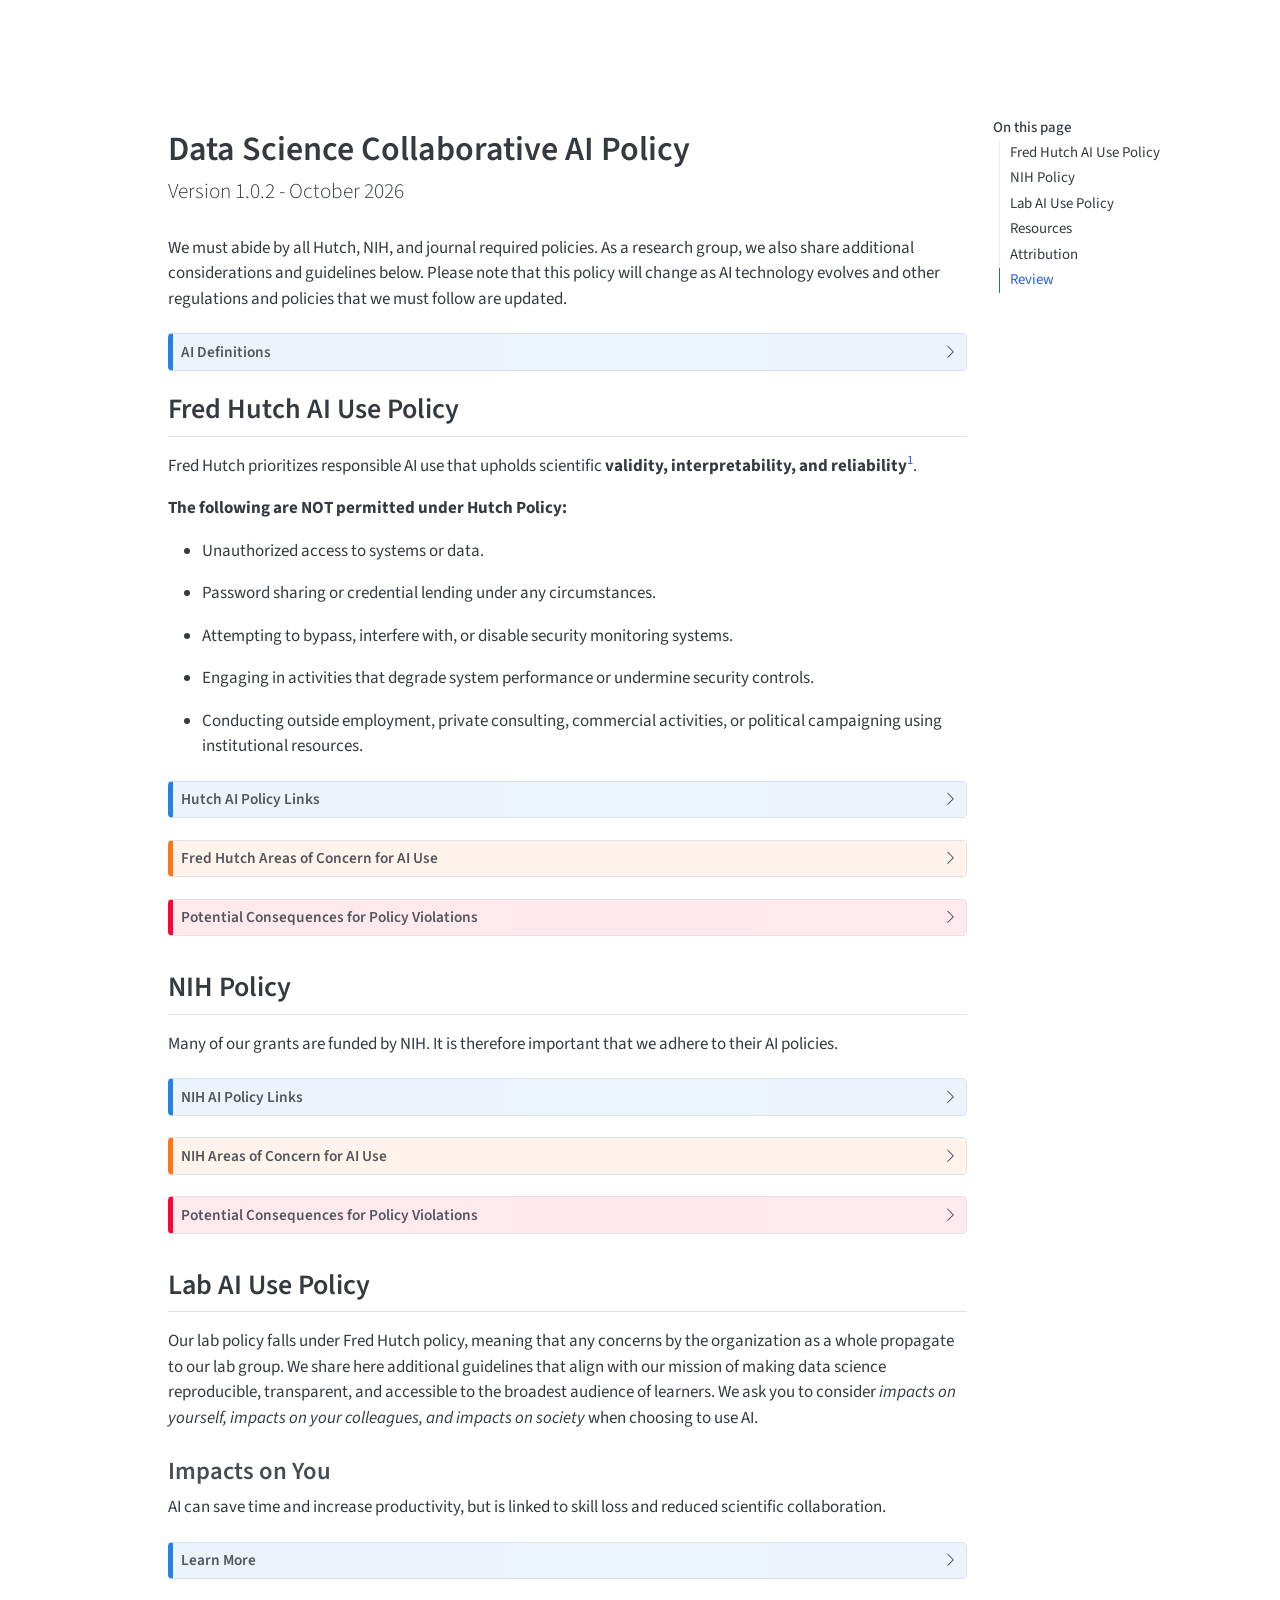
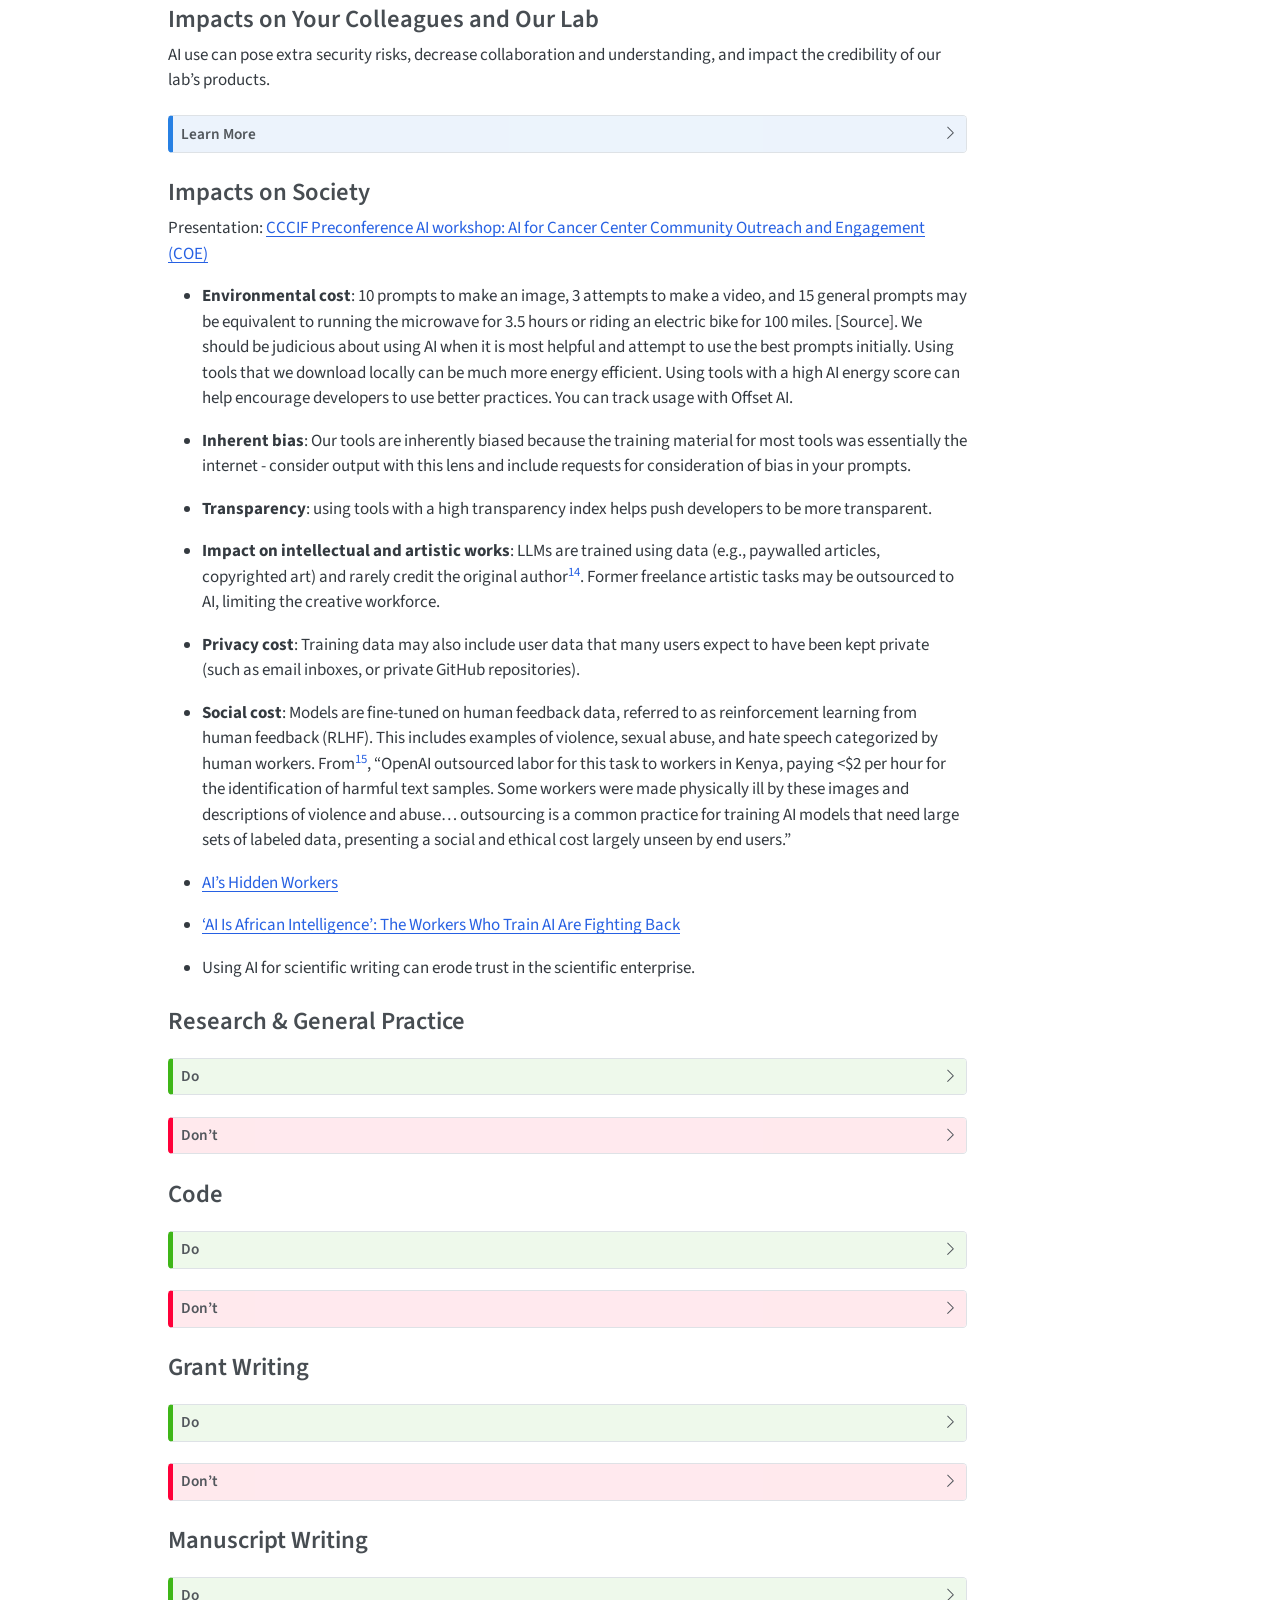
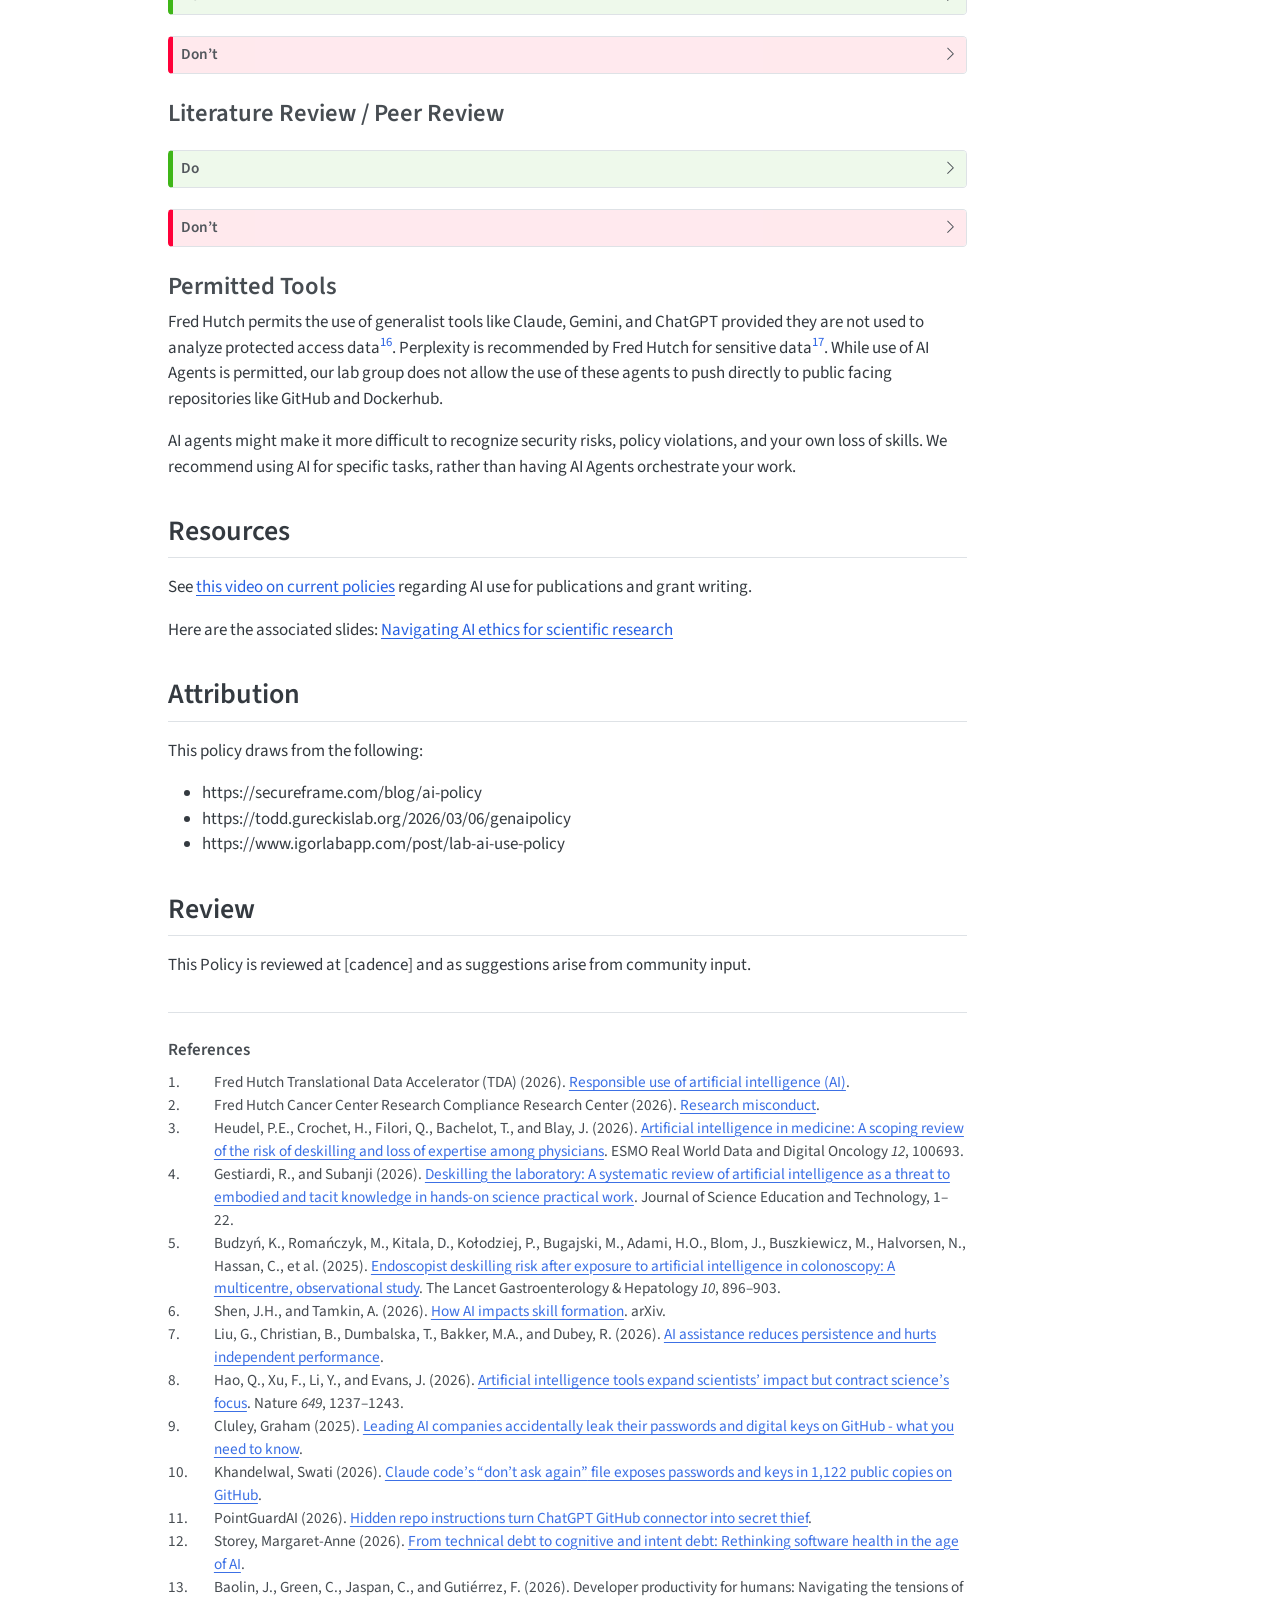
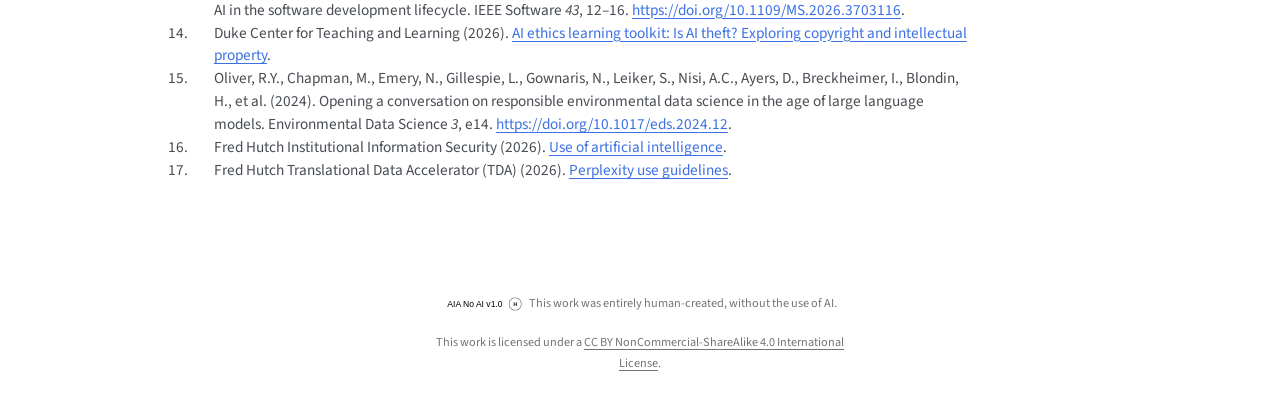
<file: docs/index.html>
<!DOCTYPE html>
<html xmlns="http://www.w3.org/1999/xhtml" lang="en" xml:lang="en"><head>

<meta charset="utf-8">
<meta name="generator" content="quarto-1.8.26">

<meta name="viewport" content="width=device-width, initial-scale=1.0, user-scalable=yes">


<title>Data Science Collaborative AI Policy – AI Policy</title>
<style>
code{white-space: pre-wrap;}
span.smallcaps{font-variant: small-caps;}
div.columns{display: flex; gap: min(4vw, 1.5em);}
div.column{flex: auto; overflow-x: auto;}
div.hanging-indent{margin-left: 1.5em; text-indent: -1.5em;}
ul.task-list{list-style: none;}
ul.task-list li input[type="checkbox"] {
  width: 0.8em;
  margin: 0 0.8em 0.2em -1em; /* quarto-specific, see https://github.com/quarto-dev/quarto-cli/issues/4556 */ 
  vertical-align: middle;
}
/* CSS for citations */
div.csl-bib-body { }
div.csl-entry {
  clear: both;
}
.hanging-indent div.csl-entry {
  margin-left:2em;
  text-indent:-2em;
}
div.csl-left-margin {
  min-width:2em;
  float:left;
}
div.csl-right-inline {
  margin-left:2em;
  padding-left:1em;
}
div.csl-indent {
  margin-left: 2em;
}</style>


<script src="site_libs/quarto-nav/quarto-nav.js"></script>
<script src="site_libs/clipboard/clipboard.min.js"></script>
<script src="site_libs/quarto-search/autocomplete.umd.js"></script>
<script src="site_libs/quarto-search/fuse.min.js"></script>
<script src="site_libs/quarto-search/quarto-search.js"></script>
<meta name="quarto:offset" content="./">
<script src="site_libs/quarto-html/quarto.js" type="module"></script>
<script src="site_libs/quarto-html/tabsets/tabsets.js" type="module"></script>
<script src="site_libs/quarto-html/axe/axe-check.js" type="module"></script>
<script src="site_libs/quarto-html/popper.min.js"></script>
<script src="site_libs/quarto-html/tippy.umd.min.js"></script>
<script src="site_libs/quarto-html/anchor.min.js"></script>
<link href="site_libs/quarto-html/tippy.css" rel="stylesheet">
<link href="site_libs/quarto-html/quarto-syntax-highlighting-587c61ba64f3a5504c4d52d930310e48.css" rel="stylesheet" id="quarto-text-highlighting-styles">
<script src="site_libs/bootstrap/bootstrap.min.js"></script>
<link href="site_libs/bootstrap/bootstrap-icons.css" rel="stylesheet">
<link href="site_libs/bootstrap/bootstrap-bdc7b4e2fc7211f1a741da1bce43ef59.min.css" rel="stylesheet" append-hash="true" id="quarto-bootstrap" data-mode="light">
<script id="quarto-search-options" type="application/json">{
  "location": "sidebar",
  "copy-button": false,
  "collapse-after": 3,
  "panel-placement": "start",
  "type": "textbox",
  "limit": 50,
  "keyboard-shortcut": [
    "f",
    "/",
    "s"
  ],
  "show-item-context": false,
  "language": {
    "search-no-results-text": "No results",
    "search-matching-documents-text": "matching documents",
    "search-copy-link-title": "Copy link to search",
    "search-hide-matches-text": "Hide additional matches",
    "search-more-match-text": "more match in this document",
    "search-more-matches-text": "more matches in this document",
    "search-clear-button-title": "Clear",
    "search-text-placeholder": "",
    "search-detached-cancel-button-title": "Cancel",
    "search-submit-button-title": "Submit",
    "search-label": "Search"
  }
}</script>


<link rel="stylesheet" href="assets/style_config_default.css">
<link rel="stylesheet" href="assets/style.css">
</head>

<body class="quarto-light">

<div id="quarto-search-results"></div>
<!-- content -->
<div id="quarto-content" class="quarto-container page-columns page-rows-contents page-layout-article">
<!-- sidebar -->
<!-- margin-sidebar -->
    <div id="quarto-margin-sidebar" class="sidebar margin-sidebar">
        <nav id="TOC" role="doc-toc" class="toc-active">
    <h2 id="toc-title">On this page</h2>
   
  <ul>
  <li><a href="#fred-hutch-ai-use-policy" id="toc-fred-hutch-ai-use-policy" class="nav-link active" data-scroll-target="#fred-hutch-ai-use-policy">Fred Hutch AI Use Policy</a></li>
  <li><a href="#nih-policy" id="toc-nih-policy" class="nav-link" data-scroll-target="#nih-policy">NIH Policy</a></li>
  <li><a href="#lab-ai-use-policy" id="toc-lab-ai-use-policy" class="nav-link" data-scroll-target="#lab-ai-use-policy">Lab AI Use Policy</a>
  <ul class="collapse">
  <li><a href="#impacts-on-you" id="toc-impacts-on-you" class="nav-link" data-scroll-target="#impacts-on-you">Impacts on You</a></li>
  <li><a href="#impacts-on-your-colleagues-and-our-lab" id="toc-impacts-on-your-colleagues-and-our-lab" class="nav-link" data-scroll-target="#impacts-on-your-colleagues-and-our-lab">Impacts on Your Colleagues and Our Lab</a></li>
  <li><a href="#impacts-on-society" id="toc-impacts-on-society" class="nav-link" data-scroll-target="#impacts-on-society">Impacts on Society</a></li>
  <li><a href="#research-general-practice" id="toc-research-general-practice" class="nav-link" data-scroll-target="#research-general-practice">Research &amp; General Practice</a></li>
  <li><a href="#code" id="toc-code" class="nav-link" data-scroll-target="#code">Code</a></li>
  <li><a href="#grant-writing" id="toc-grant-writing" class="nav-link" data-scroll-target="#grant-writing">Grant Writing</a></li>
  <li><a href="#manuscript-writing" id="toc-manuscript-writing" class="nav-link" data-scroll-target="#manuscript-writing">Manuscript Writing</a></li>
  <li><a href="#literature-review-peer-review" id="toc-literature-review-peer-review" class="nav-link" data-scroll-target="#literature-review-peer-review">Literature Review / Peer Review</a></li>
  <li><a href="#permitted-tools" id="toc-permitted-tools" class="nav-link" data-scroll-target="#permitted-tools">Permitted Tools</a></li>
  </ul></li>
  <li><a href="#resources" id="toc-resources" class="nav-link" data-scroll-target="#resources">Resources</a></li>
  <li><a href="#attribution" id="toc-attribution" class="nav-link" data-scroll-target="#attribution">Attribution</a></li>
  <li><a href="#review" id="toc-review" class="nav-link" data-scroll-target="#review">Review</a></li>
  </ul>
</nav>
    </div>
<!-- main -->
<main class="content" id="quarto-document-content">

<header id="title-block-header" class="quarto-title-block default">
<div class="quarto-title">
<h1 class="title">Data Science Collaborative AI Policy</h1>
<p class="subtitle lead">Version 1.0.2 - October 2026</p>
</div>



<div class="quarto-title-meta">

    
  
    
  </div>
  


</header>


<p>We must abide by all Hutch, NIH, and journal required policies. As a research group, we also share additional considerations and guidelines below. Please note that this policy will change as AI technology evolves and other regulations and policies that we must follow are updated.</p>
<div class="callout callout-style-default callout-note no-icon callout-titled">
<div class="callout-header d-flex align-content-center collapsed" data-bs-toggle="collapse" data-bs-target=".callout-1-contents" aria-controls="callout-1" aria-expanded="false" aria-label="Toggle callout">
<div class="callout-icon-container">
<i class="callout-icon no-icon"></i>
</div>
<div class="callout-title-container flex-fill">
<span class="screen-reader-only">Note</span>AI Definitions
</div>
<div class="callout-btn-toggle d-inline-block border-0 py-1 ps-1 pe-0 float-end"><i class="callout-toggle"></i></div>
</div>
<div id="callout-1" class="callout-1-contents callout-collapse collapse">
<div class="callout-body-container callout-body">
<p>From <a href="https://fredhutch-fhccinstitutional.policystat.com/policy/21605638/latest/#autoid-y47am">Fred Hutch Information Security</a>:</p>
<p><strong>Artificial Intelligence (AI)</strong>: a machine-based system that can, for a given set of human-defined objectives, generate content, make predictions, recommendations, or decisions influencing real or virtual environments. AI systems use machine- and human-based inputs to perceive real and virtual environments; abstract such perceptions into models through analysis in an automated manner; and use model inference to formulate options for information or action (15 U.S.C. 9401(3)).</p>
<p><strong>AI Agent</strong>: A type of artificial intelligence that uses autonomous technology to perceive reason, and act toward defined objectives with limited or in some cases no human input, including executing multi-step tasks or workflows.</p>
<p><strong>AI System</strong>: any data system, software, hardware, application, tool, or utility that operates in whole or in part using AI.</p>
</div>
</div>
</div>
<!-- ############################# -->
<section id="fred-hutch-ai-use-policy" class="level2">
<h2 class="anchored" data-anchor-id="fred-hutch-ai-use-policy">Fred Hutch AI Use Policy</h2>
<p>Fred Hutch prioritizes responsible AI use that upholds scientific <strong>validity, interpretability, and reliability</strong><span class="citation" data-cites="fh_responsible_use"><sup><a href="#ref-fh_responsible_use" role="doc-biblioref">1</a></sup></span>.</p>
<p><strong>The following are NOT permitted under Hutch Policy:</strong></p>
<ul>
<li><p>Unauthorized access to systems or data.</p></li>
<li><p>Password sharing or credential lending under any circumstances.</p></li>
<li><p>Attempting to bypass, interfere with, or disable security monitoring systems.</p></li>
<li><p>Engaging in activities that degrade system performance or undermine security controls.</p></li>
<li><p>Conducting outside employment, private consulting, commercial activities, or political campaigning using institutional resources.</p></li>
</ul>
<div class="callout callout-style-default callout-note no-icon callout-titled">
<div class="callout-header d-flex align-content-center collapsed" data-bs-toggle="collapse" data-bs-target=".callout-2-contents" aria-controls="callout-2" aria-expanded="false" aria-label="Toggle callout">
<div class="callout-icon-container">
<i class="callout-icon no-icon"></i>
</div>
<div class="callout-title-container flex-fill">
<span class="screen-reader-only">Note</span>Hutch AI Policy Links
</div>
<div class="callout-btn-toggle d-inline-block border-0 py-1 ps-1 pe-0 float-end"><i class="callout-toggle"></i></div>
</div>
<div id="callout-2" class="callout-2-contents callout-collapse collapse">
<div class="callout-body-container callout-body">
<ul>
<li><p><a href="https://fredhutch-fhccinstitutional.policystat.com/policy/21605638/latest/">Use of Artificial Intelligence</a></p></li>
<li><p><a href="https://centernet.fredhutch.org/u/tda/ai.html">Responsible Use of Artificial Intelligence (AI)</a></p></li>
<li><p><a href="https://sciwiki.fredhutch.org/datascience/ai_coding">Using AI in Biomedical Research</a></p></li>
</ul>
</div>
</div>
</div>
<div class="callout callout-style-default callout-warning no-icon callout-titled">
<div class="callout-header d-flex align-content-center collapsed" data-bs-toggle="collapse" data-bs-target=".callout-3-contents" aria-controls="callout-3" aria-expanded="false" aria-label="Toggle callout">
<div class="callout-icon-container">
<i class="callout-icon no-icon"></i>
</div>
<div class="callout-title-container flex-fill">
<span class="screen-reader-only">Warning</span>Fred Hutch Areas of Concern for AI Use
</div>
<div class="callout-btn-toggle d-inline-block border-0 py-1 ps-1 pe-0 float-end"><i class="callout-toggle"></i></div>
</div>
<div id="callout-3" class="callout-3-contents callout-collapse collapse">
<div class="callout-body-container callout-body">
<p>To protect sensitive data and uphold ethical standards, certain practices are restricted:</p>
<ul>
<li><p><strong>No Sensitive Data in AI Systems</strong>: Never input internal, protected or restricted Use data into consumer generative AI systems (e.g., ChatGPT) unless you’ve completed an AI Risk Review (AIR) and use has been deemed Low Risk. This includes patient data shared with UW Medicine.</p></li>
<li><p><strong>Don’t Automate Human Judgment</strong>: Avoid using AI to replace human decision-making or analysis workflows.</p></li>
<li><p><strong>Protect your Inventions</strong>: In addition to posing a potential public disclosure risk to Fred Hutch inventions, AI use in the development of new inventions may complicate matters involving inventorship and IP ownership.</p></li>
<li><p><strong>No Clinical Use Without Review</strong>: No actions should ever be taken related to clinical care decisions based on the output of an unvalidated AI system.</p></li>
<li><p><strong>Validate Everything</strong>: Don’t rely on AI outputs without checking them through independent methods appropriate to your work.</p></li>
<li><p><strong>Respect Licensing</strong>: Make sure you understand and follow the terms of use for any AI system.</p></li>
</ul>
</div>
</div>
</div>
<div class="callout callout-style-default callout-important no-icon callout-titled">
<div class="callout-header d-flex align-content-center collapsed" data-bs-toggle="collapse" data-bs-target=".callout-4-contents" aria-controls="callout-4" aria-expanded="false" aria-label="Toggle callout">
<div class="callout-icon-container">
<i class="callout-icon no-icon"></i>
</div>
<div class="callout-title-container flex-fill">
<span class="screen-reader-only">Important</span>Potential Consequences for Policy Violations
</div>
<div class="callout-btn-toggle d-inline-block border-0 py-1 ps-1 pe-0 float-end"><i class="callout-toggle"></i></div>
</div>
<div id="callout-4" class="callout-4-contents callout-collapse collapse">
<div class="callout-body-container callout-body">
<ul>
<li><p>Inquiry and investigation from the Fred Hutch Research Integrity Officer (RIO)</p></li>
<li><p>Actions including, but not limited to, a temporary suspension of research, additional monitoring of the research process and the handling of federal funds and equipment, reassignment of personnel or of the responsibility for the handling of federal funds and equipment, additional review of research data and results, delaying publication, or informing the research community or the public<span class="citation" data-cites="fh_rsch_misconduct"><sup><a href="#ref-fh_rsch_misconduct" role="doc-biblioref">2</a></sup></span>.</p></li>
<li><p>Termination</p></li>
</ul>
</div>
</div>
</div>
<!-- ############################# -->
</section>
<section id="nih-policy" class="level2">
<h2 class="anchored" data-anchor-id="nih-policy">NIH Policy</h2>
<p>Many of our grants are funded by NIH. It is therefore important that we adhere to their AI policies.</p>
<div class="callout callout-style-default callout-note no-icon callout-titled">
<div class="callout-header d-flex align-content-center collapsed" data-bs-toggle="collapse" data-bs-target=".callout-5-contents" aria-controls="callout-5" aria-expanded="false" aria-label="Toggle callout">
<div class="callout-icon-container">
<i class="callout-icon no-icon"></i>
</div>
<div class="callout-title-container flex-fill">
<span class="screen-reader-only">Note</span>NIH AI Policy Links
</div>
<div class="callout-btn-toggle d-inline-block border-0 py-1 ps-1 pe-0 float-end"><i class="callout-toggle"></i></div>
</div>
<div id="callout-5" class="callout-5-contents callout-collapse collapse">
<div class="callout-body-container callout-body">
<ul>
<li><a href="https://grants.nih.gov/grants/guide/notice-files/NOT-OD-25-132.html">Supporting Fairness and Originality in NIH Research Applications</a></li>
</ul>
</div>
</div>
</div>
<div class="callout callout-style-default callout-warning no-icon callout-titled">
<div class="callout-header d-flex align-content-center collapsed" data-bs-toggle="collapse" data-bs-target=".callout-6-contents" aria-controls="callout-6" aria-expanded="false" aria-label="Toggle callout">
<div class="callout-icon-container">
<i class="callout-icon no-icon"></i>
</div>
<div class="callout-title-container flex-fill">
<span class="screen-reader-only">Warning</span>NIH Areas of Concern for AI Use
</div>
<div class="callout-btn-toggle d-inline-block border-0 py-1 ps-1 pe-0 float-end"><i class="callout-toggle"></i></div>
</div>
<div id="callout-6" class="callout-6-contents callout-collapse collapse">
<div class="callout-body-container callout-body">
<p>NIH will not consider applications to be original ideas of the applicant that are either:</p>
<ul>
<li><p>Substantially developed by AI</p></li>
<li><p>Contain sections substantially developed by AI</p></li>
</ul>
</div>
</div>
</div>
<div class="callout callout-style-default callout-important no-icon callout-titled">
<div class="callout-header d-flex align-content-center collapsed" data-bs-toggle="collapse" data-bs-target=".callout-7-contents" aria-controls="callout-7" aria-expanded="false" aria-label="Toggle callout">
<div class="callout-icon-container">
<i class="callout-icon no-icon"></i>
</div>
<div class="callout-title-container flex-fill">
<span class="screen-reader-only">Important</span>Potential Consequences for Policy Violations
</div>
<div class="callout-btn-toggle d-inline-block border-0 py-1 ps-1 pe-0 float-end"><i class="callout-toggle"></i></div>
</div>
<div id="callout-7" class="callout-7-contents callout-collapse collapse">
<div class="callout-body-container callout-body">
<p>If the detection of AI is identified post award, NIH may refer the matter to the Office of Research Integrity to determine whether there is research misconduct while simultaneously taking <a href="https://www.ecfr.gov/current/title-2/subtitle-A/chapter-II/part-200/subpart-D/subject-group-ECFR86b76dde0e1e9dc/section-200.339">enforcement actions</a> including but not limited to:</p>
<ul>
<li><p>Disallowing costs</p></li>
<li><p>Withholding future awards</p></li>
<li><p>Wholly or in part suspending the grant</p></li>
<li><p>Possible termination</p></li>
</ul>
</div>
</div>
</div>
<!-- ############################# -->
</section>
<section id="lab-ai-use-policy" class="level2">
<h2 class="anchored" data-anchor-id="lab-ai-use-policy">Lab AI Use Policy</h2>
<p>Our lab policy falls under Fred Hutch policy, meaning that any concerns by the organization as a whole propagate to our lab group. We share here additional guidelines that align with our mission of making data science reproducible, transparent, and accessible to the broadest audience of learners. We ask you to consider <em>impacts on yourself, impacts on your colleagues, and impacts on society</em> when choosing to use AI.</p>
<section id="impacts-on-you" class="level3">
<h3 class="anchored" data-anchor-id="impacts-on-you">Impacts on You</h3>
<p>AI can save time and increase productivity, but is linked to skill loss and reduced scientific collaboration.</p>
<div class="callout callout-style-default callout-note no-icon callout-titled">
<div class="callout-header d-flex align-content-center collapsed" data-bs-toggle="collapse" data-bs-target=".callout-8-contents" aria-controls="callout-8" aria-expanded="false" aria-label="Toggle callout">
<div class="callout-icon-container">
<i class="callout-icon no-icon"></i>
</div>
<div class="callout-title-container flex-fill">
<span class="screen-reader-only">Note</span>Learn More
</div>
<div class="callout-btn-toggle d-inline-block border-0 py-1 ps-1 pe-0 float-end"><i class="callout-toggle"></i></div>
</div>
<div id="callout-8" class="callout-8-contents callout-collapse collapse">
<div class="callout-body-container callout-body">
<ul>
<li><p>Using AI can save time, but is linked to loss of skills<span class="citation" data-cites="heudel2026 gestiardi2026 budzyn2025 shen2026 liu2026"><sup><a href="#ref-heudel2026" role="doc-biblioref">3</a>–<a href="#ref-liu2026" role="doc-biblioref">7</a></sup></span>. Consider that some skills, such as problem solving and critical thinking, are poorly defined and may atrophy without you realizing it. You may not know which skills will be important to you in the future.</p></li>
<li><p>Using AI may lead to greater numbers of publications, however research shows that this may be shrinking the scope of research topics as well as interdisciplinary collaboration by up to 22%<span class="citation" data-cites="hao2026"><sup><a href="#ref-hao2026" role="doc-biblioref">8</a></sup></span>.</p></li>
<li><p>Using AI might limit the opportunity for hands-on learning between you and your mentors/mentees.</p></li>
<li><p>You lose ownership over ideas that are submitted in text form to online chat platforms.</p></li>
</ul>
</div>
</div>
</div>
</section>
<section id="impacts-on-your-colleagues-and-our-lab" class="level3">
<h3 class="anchored" data-anchor-id="impacts-on-your-colleagues-and-our-lab">Impacts on Your Colleagues and Our Lab</h3>
<p>AI use can pose extra security risks, decrease collaboration and understanding, and impact the credibility of our lab’s products.</p>
<div class="callout callout-style-default callout-note no-icon callout-titled">
<div class="callout-header d-flex align-content-center collapsed" data-bs-toggle="collapse" data-bs-target=".callout-9-contents" aria-controls="callout-9" aria-expanded="false" aria-label="Toggle callout">
<div class="callout-icon-container">
<i class="callout-icon no-icon"></i>
</div>
<div class="callout-title-container flex-fill">
<span class="screen-reader-only">Note</span>Learn More
</div>
<div class="callout-btn-toggle d-inline-block border-0 py-1 ps-1 pe-0 float-end"><i class="callout-toggle"></i></div>
</div>
<div id="callout-9" class="callout-9-contents callout-collapse collapse">
<div class="callout-body-container callout-body">
<ul>
<li><p>AI tools pose extra security risks, particularly if given access to passwords and other credentials<span class="citation" data-cites="cluley2025 Khandelwal2026 pointguardai2026"><sup><a href="#ref-cluley2025" role="doc-biblioref">9</a>–<a href="#ref-pointguardai2026" role="doc-biblioref">11</a></sup></span>. Much of our work is hosted on GitHub; granting AI access to your GitHub account could put our work at risk.</p></li>
<li><p>Using AI can inhibit and/or collaboration through resource debt. From Storey 2026, <em>“Technical debt refers to problems in the code layer; cognitive debt refers to erosion of shared understanding across a team over time; and intent debt refers to a lack of externalized goals, constraints, and rationale that both humans and AI systems need to work safely and efficiently with the codebase.”</em><span class="citation" data-cites="storey2026"><sup><a href="#ref-storey2026" role="doc-biblioref">12</a></sup></span>. This could include introducing bugs, obscuring decision making, removing context, and creating more work for your colleagues<span class="citation" data-cites="Baolin2026 storey2026"><sup><a href="#ref-storey2026" role="doc-biblioref">12</a>,<a href="#ref-Baolin2026" role="doc-biblioref">13</a></sup></span>. For example, a verbose pull request can add unnecessary code and create extra work for the reviewer.</p></li>
<li><p>Use of AI can slow our progress and capacity for collaboration by:</p>
<ul>
<li><p>Creating a lack of awareness for the source of our information</p></li>
<li><p>Obscuring how decisions were made</p></li>
<li><p>Can increase tech debt in terms of understanding how our tools work</p></li>
</ul></li>
<li><p>Our group relies on credibility to create trusted resources:</p>
<ul>
<li><p>We must be good examples of the practices we preach</p></li>
<li><p>We must always be transparent about AI usage</p></li>
<li><p>The public tends to appreciate and trust human-driven authentic work over AI-derived work, therefore our work should be more human-driven especially when it comes to writing guidance about best practices for research</p></li>
<li><p>We must check everything that we create with AI to ensure that it is correct and up-to-date with best practices</p></li>
</ul></li>
<li><p>Submitting your colleagues’ ideas to AI databases without their permission could be considered intellectual theft. Always check with them first.</p></li>
</ul>
</div>
</div>
</div>
</section>
<section id="impacts-on-society" class="level3">
<h3 class="anchored" data-anchor-id="impacts-on-society">Impacts on Society</h3>
<p>Presentation: <a href="https://docs.google.com/presentation/d/1SSAsaE_R_SJqafv3GZYfQDh40idFBVF4uCoBOgGnBtQ/edit?usp=sharing">CCCIF Preconference AI workshop: AI for Cancer Center Community Outreach and Engagement (COE)</a></p>
<ul>
<li><p><strong>Environmental cost</strong>: 10 prompts to make an image, 3 attempts to make a video, and 15 general prompts may be equivalent to running the microwave for 3.5 hours or riding an electric bike for 100 miles. [Source]. We should be judicious about using AI when it is most helpful and attempt to use the best prompts initially. Using tools that we download locally can be much more energy efficient. Using tools with a high AI energy score can help encourage developers to use better practices. You can track usage with Offset AI.</p></li>
<li><p><strong>Inherent bias</strong>: Our tools are inherently biased because the training material for most tools was essentially the internet - consider output with this lens and include requests for consideration of bias in your prompts.</p></li>
<li><p><strong>Transparency</strong>: using tools with a high transparency index helps push developers to be more transparent.</p></li>
<li><p><strong>Impact on intellectual and artistic works</strong>: LLMs are trained using data (e.g., paywalled articles, copyrighted art) and rarely credit the original author<span class="citation" data-cites="is_ai_theft"><sup><a href="#ref-is_ai_theft" role="doc-biblioref">14</a></sup></span>. Former freelance artistic tasks may be outsourced to AI, limiting the creative workforce.</p></li>
<li><p><strong>Privacy cost</strong>: Training data may also include user data that many users expect to have been kept private (such as email inboxes, or private GitHub repositories).</p></li>
<li><p><strong>Social cost</strong>: Models are fine-tuned on human feedback data, referred to as reinforcement learning from human feedback (RLHF). This includes examples of violence, sexual abuse, and hate speech categorized by human workers. From<span class="citation" data-cites="Oliver2024"><sup><a href="#ref-Oliver2024" role="doc-biblioref">15</a></sup></span>, “OpenAI outsourced labor for this task to workers in Kenya, paying &lt;$2 per hour for the identification of harmful text samples. Some workers were made physically ill by these images and descriptions of violence and abuse… outsourcing is a common practice for training AI models that need large sets of labeled data, presenting a social and ethical cost largely unseen by end users.”</p></li>
<li><p><a href="https://papers.ssrn.com/sol3/papers.cfm?abstract_id=6443000">AI’s Hidden Workers</a></p></li>
<li><p><a href="https://www.404media.co/ai-is-african-intelligence-the-workers-who-train-ai-are-fighting-back/">‘AI Is African Intelligence’: The Workers Who Train AI Are Fighting Back</a></p></li>
<li><p>Using AI for scientific writing can erode trust in the scientific enterprise.</p></li>
</ul>
</section>
<section id="research-general-practice" class="level3">
<h3 class="anchored" data-anchor-id="research-general-practice">Research &amp; General Practice</h3>
<div class="callout callout-style-default callout-tip no-icon callout-titled">
<div class="callout-header d-flex align-content-center collapsed" data-bs-toggle="collapse" data-bs-target=".callout-10-contents" aria-controls="callout-10" aria-expanded="false" aria-label="Toggle callout">
<div class="callout-icon-container">
<i class="callout-icon no-icon"></i>
</div>
<div class="callout-title-container flex-fill">
<span class="screen-reader-only">Tip</span>Do
</div>
<div class="callout-btn-toggle d-inline-block border-0 py-1 ps-1 pe-0 float-end"><i class="callout-toggle"></i></div>
</div>
<div id="callout-10" class="callout-10-contents callout-collapse collapse">
<div class="callout-body-container callout-body">
<p>✅ Track when you use AI and what you use it for (including the tool and version), as we will need to acknowledge that. See <a href="https://aiattribution.github.io/">this attribution toolkit</a> for how to acknowledge usage. This includes usage for writing code, editing writing, or anything that might impact the reproduction or integrity of your research.</p>
<p>✅ Always check any citations, code, and/or text output by AI.</p>
<p>✅ Always rerun code outside of any AI tools to ensure that it is reproducible.</p>
<p>✅ Use specific tools. For example, <a href="https://docs.docker.com/ai/gordon/">Gordon</a> could be used for troubleshooting Docker workflows, rather than a general tool like ChatGPT.</p>
<p>✅ Use AI for specific and discrete tasks, rather than using AI to directly do your work.</p>
<p>✅ To stay better informed and involved with AI suggestions, work with small pieces of code or text at a time.</p>
<p><strong>Examples</strong>: reformatting text into a table, troubleshooting when you are stuck, checking or proofreading your work.</p>
<p><em>See <a href="https://www.ottrproject.org/cheatsheets/ai_everyday_uses.html">this cheatsheet for information about everyday AI uses</a>.</em></p>
</div>
</div>
</div>
<div class="callout callout-style-default callout-important no-icon callout-titled">
<div class="callout-header d-flex align-content-center collapsed" data-bs-toggle="collapse" data-bs-target=".callout-11-contents" aria-controls="callout-11" aria-expanded="false" aria-label="Toggle callout">
<div class="callout-icon-container">
<i class="callout-icon no-icon"></i>
</div>
<div class="callout-title-container flex-fill">
<span class="screen-reader-only">Important</span>Don’t
</div>
<div class="callout-btn-toggle d-inline-block border-0 py-1 ps-1 pe-0 float-end"><i class="callout-toggle"></i></div>
</div>
<div id="callout-11" class="callout-11-contents callout-collapse collapse">
<div class="callout-body-container callout-body">
<p>❌ Never paste private information into a commercial public AI tool, as this information will likely be kept by the tool developer and could be leaked to other users.</p>
<p>❌ Do not use code, references, writing, etc. produced by AI without checking it.</p>
<p>❌ Do not use AI to do tasks themselves, but rather help you with code to do a task. For example, don’t use AI to directly alter a file, rather write code that can help you reproducibly alter a file.</p>
<p>❌ Do not use tools that use your credentials (including GitHub) unless discussed with our group. This can lead to security vulnerabilities and ultimately loss of intellectual property, and is a violation of the current Hutch policy.</p>
<p>❌ Do not use new tools without getting approval from your PI.</p>
</div>
</div>
</div>
</section>
<section id="code" class="level3">
<h3 class="anchored" data-anchor-id="code">Code</h3>
<div class="callout callout-style-default callout-tip no-icon callout-titled">
<div class="callout-header d-flex align-content-center collapsed" data-bs-toggle="collapse" data-bs-target=".callout-12-contents" aria-controls="callout-12" aria-expanded="false" aria-label="Toggle callout">
<div class="callout-icon-container">
<i class="callout-icon no-icon"></i>
</div>
<div class="callout-title-container flex-fill">
<span class="screen-reader-only">Tip</span>Do
</div>
<div class="callout-btn-toggle d-inline-block border-0 py-1 ps-1 pe-0 float-end"><i class="callout-toggle"></i></div>
</div>
<div id="callout-12" class="callout-12-contents callout-collapse collapse">
<div class="callout-body-container callout-body">
<p>✅ AI can help you refactor, translate, understand, and document your code. See our <a href="https://github.com/fhdsl/AI_for_Efficient_Programming">AI for Efficient Programming Course</a>.</p>
<p>✅ You can use AI to help you write code from scratch, but you need to understand what the code is doing.</p>
</div>
</div>
</div>
<div class="callout callout-style-default callout-important no-icon callout-titled">
<div class="callout-header d-flex align-content-center collapsed" data-bs-toggle="collapse" data-bs-target=".callout-13-contents" aria-controls="callout-13" aria-expanded="false" aria-label="Toggle callout">
<div class="callout-icon-container">
<i class="callout-icon no-icon"></i>
</div>
<div class="callout-title-container flex-fill">
<span class="screen-reader-only">Important</span>Don’t
</div>
<div class="callout-btn-toggle d-inline-block border-0 py-1 ps-1 pe-0 float-end"><i class="callout-toggle"></i></div>
</div>
<div id="callout-13" class="callout-13-contents callout-collapse collapse">
<div class="callout-body-container callout-body">
<p>❌ Do not share code without testing it. Be sure you can explain any inputs and outputs.</p>
<p>❌ Do not deploy any AI-generated code publicly (i.e., on GitHub) without thorough review.</p>
</div>
</div>
</div>
</section>
<section id="grant-writing" class="level3">
<h3 class="anchored" data-anchor-id="grant-writing">Grant Writing</h3>
<div class="callout callout-style-default callout-tip no-icon callout-titled">
<div class="callout-header d-flex align-content-center collapsed" data-bs-toggle="collapse" data-bs-target=".callout-14-contents" aria-controls="callout-14" aria-expanded="false" aria-label="Toggle callout">
<div class="callout-icon-container">
<i class="callout-icon no-icon"></i>
</div>
<div class="callout-title-container flex-fill">
<span class="screen-reader-only">Tip</span>Do
</div>
<div class="callout-btn-toggle d-inline-block border-0 py-1 ps-1 pe-0 float-end"><i class="callout-toggle"></i></div>
</div>
<div id="callout-14" class="callout-14-contents callout-collapse collapse">
<div class="callout-body-container callout-body">
<p>✅ AI should be used for specific tasks rather than writing large sections of the proposal.</p>
<p><strong>Example</strong>: helping you understand what is required in the grant announcement, reworking text into a table or other format, understanding a new topic, improving a paragraph or sentence, or making text more concise. Check all references as AI can hallucinate references.</p>
<p><em>Remember that commercial AI tools keep your inputs. Your content may be leaked to other users.</em></p>
</div>
</div>
</div>
<div class="callout callout-style-default callout-important no-icon callout-titled">
<div class="callout-header d-flex align-content-center collapsed" data-bs-toggle="collapse" data-bs-target=".callout-15-contents" aria-controls="callout-15" aria-expanded="false" aria-label="Toggle callout">
<div class="callout-icon-container">
<i class="callout-icon no-icon"></i>
</div>
<div class="callout-title-container flex-fill">
<span class="screen-reader-only">Important</span>Don’t
</div>
<div class="callout-btn-toggle d-inline-block border-0 py-1 ps-1 pe-0 float-end"><i class="callout-toggle"></i></div>
</div>
<div id="callout-15" class="callout-15-contents callout-collapse collapse">
<div class="callout-body-container callout-body">
<p>❌ Do not submit sensitive intellectual property / ideas to a public AI tool.</p>
<p>❌ AI can help inspire idea generation, but should not be used to generate ideas.</p>
<p><strong>Example</strong>: asking about a particular topic or how two two topics relate to each other.</p>
<p>NIH has policies against using AI for generating ideas.</p>
</div>
</div>
</div>
</section>
<section id="manuscript-writing" class="level3">
<h3 class="anchored" data-anchor-id="manuscript-writing">Manuscript Writing</h3>
<div class="callout callout-style-default callout-tip no-icon callout-titled">
<div class="callout-header d-flex align-content-center collapsed" data-bs-toggle="collapse" data-bs-target=".callout-16-contents" aria-controls="callout-16" aria-expanded="false" aria-label="Toggle callout">
<div class="callout-icon-container">
<i class="callout-icon no-icon"></i>
</div>
<div class="callout-title-container flex-fill">
<span class="screen-reader-only">Tip</span>Do
</div>
<div class="callout-btn-toggle d-inline-block border-0 py-1 ps-1 pe-0 float-end"><i class="callout-toggle"></i></div>
</div>
<div id="callout-16" class="callout-16-contents callout-collapse collapse">
<div class="callout-body-container callout-body">
<p>✅ Use AI for copyediting (e.g., formatting, typos). Verify the journal’s AI use policy before starting.</p>
<p>✅ Disclose all use of AI as required by the journal.</p>
<p>✅ Confirm all AI outputs (e.g., references, hyperlinks).</p>
<p><em>Remember that commercial AI tools keep your inputs. Your content may be leaked to other users.</em></p>
</div>
</div>
</div>
<div class="callout callout-style-default callout-important no-icon callout-titled">
<div class="callout-header d-flex align-content-center collapsed" data-bs-toggle="collapse" data-bs-target=".callout-17-contents" aria-controls="callout-17" aria-expanded="false" aria-label="Toggle callout">
<div class="callout-icon-container">
<i class="callout-icon no-icon"></i>
</div>
<div class="callout-title-container flex-fill">
<span class="screen-reader-only">Important</span>Don’t
</div>
<div class="callout-btn-toggle d-inline-block border-0 py-1 ps-1 pe-0 float-end"><i class="callout-toggle"></i></div>
</div>
<div id="callout-17" class="callout-17-contents callout-collapse collapse">
<div class="callout-body-container callout-body">
<p>❌ AI should not be used for writing papers from scratch.</p>
<p><em>This is because many journals have policies against this. While other journals do not have these policies, it can be difficult to tell exactly where we might submit, as we may need to submit to several journals.</em></p>
</div>
</div>
</div>
</section>
<section id="literature-review-peer-review" class="level3">
<h3 class="anchored" data-anchor-id="literature-review-peer-review">Literature Review / Peer Review</h3>
<div class="callout callout-style-default callout-tip no-icon callout-titled">
<div class="callout-header d-flex align-content-center collapsed" data-bs-toggle="collapse" data-bs-target=".callout-18-contents" aria-controls="callout-18" aria-expanded="false" aria-label="Toggle callout">
<div class="callout-icon-container">
<i class="callout-icon no-icon"></i>
</div>
<div class="callout-title-container flex-fill">
<span class="screen-reader-only">Tip</span>Do
</div>
<div class="callout-btn-toggle d-inline-block border-0 py-1 ps-1 pe-0 float-end"><i class="callout-toggle"></i></div>
</div>
<div id="callout-18" class="callout-18-contents callout-collapse collapse">
<div class="callout-body-container callout-body">
<p>✅ AI can help you understand the context of a field prior to you reviewing work.</p>
<p>✅ AI can mine metadata or summarize findings from published work.</p>
</div>
</div>
</div>
<div class="callout callout-style-default callout-important no-icon callout-titled">
<div class="callout-header d-flex align-content-center collapsed" data-bs-toggle="collapse" data-bs-target=".callout-19-contents" aria-controls="callout-19" aria-expanded="false" aria-label="Toggle callout">
<div class="callout-icon-container">
<i class="callout-icon no-icon"></i>
</div>
<div class="callout-title-container flex-fill">
<span class="screen-reader-only">Important</span>Don’t
</div>
<div class="callout-btn-toggle d-inline-block border-0 py-1 ps-1 pe-0 float-end"><i class="callout-toggle"></i></div>
</div>
<div id="callout-19" class="callout-19-contents callout-collapse collapse">
<div class="callout-body-container callout-body">
<p>❌ AI should never be used to help you perform peer review on a paper.</p>
<p><em>Copying and pasting text into a commercial tool is a violation of the privacy restrictions; papers in review are considered confidential and this process is supposed to be human-driven. AI-assisted review is basically never permitted by journals.</em></p>
</div>
</div>
</div>
</section>
<section id="permitted-tools" class="level3">
<h3 class="anchored" data-anchor-id="permitted-tools">Permitted Tools</h3>
<p>Fred Hutch permits the use of generalist tools like Claude, Gemini, and ChatGPT provided they are not used to analyze protected access data<span class="citation" data-cites="fh_ai_use"><sup><a href="#ref-fh_ai_use" role="doc-biblioref">16</a></sup></span>. Perplexity is recommended by Fred Hutch for sensitive data<span class="citation" data-cites="fh_perplexity"><sup><a href="#ref-fh_perplexity" role="doc-biblioref">17</a></sup></span>. While use of AI Agents is permitted, our lab group does not allow the use of these agents to push directly to public facing repositories like GitHub and Dockerhub.</p>
<p>AI agents might make it more difficult to recognize security risks, policy violations, and your own loss of skills. We recommend using AI for specific tasks, rather than having AI Agents orchestrate your work.</p>
</section>
</section>
<section id="resources" class="level2">
<h2 class="anchored" data-anchor-id="resources">Resources</h2>
<p>See <a href="https://fredhutch.hosted.panopto.com/Panopto/Pages/Viewer.aspx?id=8eeb3bd0-ac16-4dba-858d-b38b016cff76">this video on current policies</a> regarding AI use for publications and grant writing.</p>
<p>Here are the associated slides: <a href="https://docs.google.com/presentation/d/15RmlGNAontco7VF4EdtQFeaOl_1QKc1TVMCb79vKKz0/edit?usp=sharing">Navigating AI ethics for scientific research</a></p>
</section>
<section id="attribution" class="level2">
<h2 class="anchored" data-anchor-id="attribution">Attribution</h2>
<p>This policy draws from the following:</p>
<ul>
<li>https://secureframe.com/blog/ai-policy</li>
<li>https://todd.gureckislab.org/2026/03/06/genaipolicy</li>
<li>https://www.igorlabapp.com/post/lab-ai-use-policy</li>
</ul>
</section>
<section id="review" class="level2">
<h2 class="anchored" data-anchor-id="review">Review</h2>
<p>This Policy is reviewed at [cadence] and as suggestions arise from community input.</p>



</section>

<div id="quarto-appendix" class="default"><section class="quarto-appendix-contents" role="doc-bibliography" id="quarto-bibliography"><h2 class="anchored quarto-appendix-heading">References</h2><div id="refs" class="references csl-bib-body" role="list">
<div id="ref-fh_responsible_use" class="csl-entry" role="listitem">
<div class="csl-left-margin">1. </div><div class="csl-right-inline">Fred Hutch Translational Data Accelerator (TDA) (2026). <a href="https://centernet.fredhutch.org/u/tda/ai.html">Responsible use of artificial intelligence (AI)</a>.</div>
</div>
<div id="ref-fh_rsch_misconduct" class="csl-entry" role="listitem">
<div class="csl-left-margin">2. </div><div class="csl-right-inline">Fred Hutch Cancer Center Research Compliance Research Center (2026). <a href="https://fredhutch-fhccresearchcenter.policystat.com/policy/19563215/latest">Research misconduct</a>.</div>
</div>
<div id="ref-heudel2026" class="csl-entry" role="listitem">
<div class="csl-left-margin">3. </div><div class="csl-right-inline">Heudel, P.E., Crochet, H., Filori, Q., Bachelot, T., and Blay, J. (2026). <a href="https://doi.org/10.1016/j.esmorw.2026.100693">Artificial intelligence in medicine: A scoping review of the risk of deskilling and loss of expertise among physicians</a>. ESMO Real World Data and Digital Oncology <em>12</em>, 100693.</div>
</div>
<div id="ref-gestiardi2026" class="csl-entry" role="listitem">
<div class="csl-left-margin">4. </div><div class="csl-right-inline">Gestiardi, R., and Subanji (2026). <a href="https://doi.org/10.1007/s10956-026-10368-8">Deskilling the laboratory: A systematic review of artificial intelligence as a threat to embodied and tacit knowledge in hands-on science practical work</a>. Journal of Science Education and Technology, 1–22.</div>
</div>
<div id="ref-budzyn2025" class="csl-entry" role="listitem">
<div class="csl-left-margin">5. </div><div class="csl-right-inline">Budzyń, K., Romańczyk, M., Kitala, D., Kołodziej, P., Bugajski, M., Adami, H.O., Blom, J., Buszkiewicz, M., Halvorsen, N., Hassan, C., et al. (2025). <a href="https://doi.org/10.1016/S2468-1253(25)00133-5">Endoscopist deskilling risk after exposure to artificial intelligence in colonoscopy: A multicentre, observational study</a>. The Lancet Gastroenterology &amp; Hepatology <em>10</em>, 896–903.</div>
</div>
<div id="ref-shen2026" class="csl-entry" role="listitem">
<div class="csl-left-margin">6. </div><div class="csl-right-inline">Shen, J.H., and Tamkin, A. (2026). <a href="https://doi.org/10.48550/arXiv.2601.20245">How AI impacts skill formation</a>. arXiv.</div>
</div>
<div id="ref-liu2026" class="csl-entry" role="listitem">
<div class="csl-left-margin">7. </div><div class="csl-right-inline">Liu, G., Christian, B., Dumbalska, T., Bakker, M.A., and Dubey, R. (2026). <a href="https://arxiv.org/abs/2604.04721">AI assistance reduces persistence and hurts independent performance</a>.</div>
</div>
<div id="ref-hao2026" class="csl-entry" role="listitem">
<div class="csl-left-margin">8. </div><div class="csl-right-inline">Hao, Q., Xu, F., Li, Y., and Evans, J. (2026). <a href="https://doi.org/10.1038/s41586-025-09922-y">Artificial intelligence tools expand scientists’ impact but contract science’s focus</a>. Nature <em>649</em>, 1237–1243.</div>
</div>
<div id="ref-cluley2025" class="csl-entry" role="listitem">
<div class="csl-left-margin">9. </div><div class="csl-right-inline">Cluley, Graham (2025). <a href="https://www.fortra.com/blog/ai-companies-accidentally-leak-passwords-digital-keys-github">Leading AI companies accidentally leak their passwords and digital keys on GitHub - what you need to know</a>.</div>
</div>
<div id="ref-Khandelwal2026" class="csl-entry" role="listitem">
<div class="csl-left-margin">10. </div><div class="csl-right-inline">Khandelwal, Swati (2026). <a href="https://thehackernews.com/2026/11/claude-codes-dont-ask-again-file.html?m=1">Claude code’s <span>“don’t ask again”</span> file exposes passwords and keys in 1,122 public copies on GitHub</a>.</div>
</div>
<div id="ref-pointguardai2026" class="csl-entry" role="listitem">
<div class="csl-left-margin">11. </div><div class="csl-right-inline">PointGuardAI (2026). <a href="https://www.pointguardai.com/ai-security-incidents/hidden-repo-instructions-turn-chatgpt-github-connector-into-secret-thief">Hidden repo instructions turn ChatGPT GitHub connector into secret thief</a>.</div>
</div>
<div id="ref-storey2026" class="csl-entry" role="listitem">
<div class="csl-left-margin">12. </div><div class="csl-right-inline">Storey, Margaret-Anne (2026). <a href="https://queue.acm.org/doi/full/10.1145/3807966">From technical debt to cognitive and intent debt: Rethinking software health in the age of AI</a>.</div>
</div>
<div id="ref-Baolin2026" class="csl-entry" role="listitem">
<div class="csl-left-margin">13. </div><div class="csl-right-inline">Baolin, J., Green, C., Jaspan, C., and Gutiérrez, F. (2026). Developer productivity for humans: Navigating the tensions of AI in the software development lifecycle. IEEE Software <em>43</em>, 12–16. <a href="https://doi.org/10.1109/MS.2026.3703116">https://doi.org/10.1109/MS.2026.3703116</a>.</div>
</div>
<div id="ref-is_ai_theft" class="csl-entry" role="listitem">
<div class="csl-left-margin">14. </div><div class="csl-right-inline">Duke Center for Teaching and Learning (2026). <a href="https://ctl.duke.edu/ai-ethics-learning-toolkit/is-ai-theft/">AI ethics learning toolkit: Is AI theft? Exploring copyright and intellectual property</a>.</div>
</div>
<div id="ref-Oliver2024" class="csl-entry" role="listitem">
<div class="csl-left-margin">15. </div><div class="csl-right-inline">Oliver, R.Y., Chapman, M., Emery, N., Gillespie, L., Gownaris, N., Leiker, S., Nisi, A.C., Ayers, D., Breckheimer, I., Blondin, H., et al. (2024). Opening a conversation on responsible environmental data science in the age of large language models. Environmental Data Science <em>3</em>, e14. <a href="https://doi.org/10.1017/eds.2024.12">https://doi.org/10.1017/eds.2024.12</a>.</div>
</div>
<div id="ref-fh_ai_use" class="csl-entry" role="listitem">
<div class="csl-left-margin">16. </div><div class="csl-right-inline">Fred Hutch Institutional Information Security (2026). <a href="https://fredhutch-fhccinstitutional.policystat.com/policy/21605638/latest/">Use of artificial intelligence</a>.</div>
</div>
<div id="ref-fh_perplexity" class="csl-entry" role="listitem">
<div class="csl-left-margin">17. </div><div class="csl-right-inline">Fred Hutch Translational Data Accelerator (TDA) (2026). <a href="https://centernet.fredhutch.org/u/tda/ai/guidance-for-using-perplexity.html">Perplexity use guidelines</a>.</div>
</div>
</div></section></div></main> <!-- /main -->
<script id="quarto-html-after-body" type="application/javascript">
  window.document.addEventListener("DOMContentLoaded", function (event) {
    const icon = "";
    const anchorJS = new window.AnchorJS();
    anchorJS.options = {
      placement: 'right',
      icon: icon
    };
    anchorJS.add('.anchored');
    const isCodeAnnotation = (el) => {
      for (const clz of el.classList) {
        if (clz.startsWith('code-annotation-')) {                     
          return true;
        }
      }
      return false;
    }
    const onCopySuccess = function(e) {
      // button target
      const button = e.trigger;
      // don't keep focus
      button.blur();
      // flash "checked"
      button.classList.add('code-copy-button-checked');
      var currentTitle = button.getAttribute("title");
      button.setAttribute("title", "Copied!");
      let tooltip;
      if (window.bootstrap) {
        button.setAttribute("data-bs-toggle", "tooltip");
        button.setAttribute("data-bs-placement", "left");
        button.setAttribute("data-bs-title", "Copied!");
        tooltip = new bootstrap.Tooltip(button, 
          { trigger: "manual", 
            customClass: "code-copy-button-tooltip",
            offset: [0, -8]});
        tooltip.show();    
      }
      setTimeout(function() {
        if (tooltip) {
          tooltip.hide();
          button.removeAttribute("data-bs-title");
          button.removeAttribute("data-bs-toggle");
          button.removeAttribute("data-bs-placement");
        }
        button.setAttribute("title", currentTitle);
        button.classList.remove('code-copy-button-checked');
      }, 1000);
      // clear code selection
      e.clearSelection();
    }
    const getTextToCopy = function(trigger) {
      const outerScaffold = trigger.parentElement.cloneNode(true);
      const codeEl = outerScaffold.querySelector('code');
      for (const childEl of codeEl.children) {
        if (isCodeAnnotation(childEl)) {
          childEl.remove();
        }
      }
      return codeEl.innerText;
    }
    const clipboard = new window.ClipboardJS('.code-copy-button:not([data-in-quarto-modal])', {
      text: getTextToCopy
    });
    clipboard.on('success', onCopySuccess);
    if (window.document.getElementById('quarto-embedded-source-code-modal')) {
      const clipboardModal = new window.ClipboardJS('.code-copy-button[data-in-quarto-modal]', {
        text: getTextToCopy,
        container: window.document.getElementById('quarto-embedded-source-code-modal')
      });
      clipboardModal.on('success', onCopySuccess);
    }
      var localhostRegex = new RegExp(/^(?:http|https):\/\/localhost\:?[0-9]*\//);
      var mailtoRegex = new RegExp(/^mailto:/);
        var filterRegex = new RegExp('/' + window.location.host + '/');
      var isInternal = (href) => {
          return filterRegex.test(href) || localhostRegex.test(href) || mailtoRegex.test(href);
      }
      // Inspect non-navigation links and adorn them if external
     var links = window.document.querySelectorAll('a[href]:not(.nav-link):not(.navbar-brand):not(.toc-action):not(.sidebar-link):not(.sidebar-item-toggle):not(.pagination-link):not(.no-external):not([aria-hidden]):not(.dropdown-item):not(.quarto-navigation-tool):not(.about-link)');
      for (var i=0; i<links.length; i++) {
        const link = links[i];
        if (!isInternal(link.href)) {
          // undo the damage that might have been done by quarto-nav.js in the case of
          // links that we want to consider external
          if (link.dataset.originalHref !== undefined) {
            link.href = link.dataset.originalHref;
          }
        }
      }
    function tippyHover(el, contentFn, onTriggerFn, onUntriggerFn) {
      const config = {
        allowHTML: true,
        maxWidth: 500,
        delay: 100,
        arrow: false,
        appendTo: function(el) {
            return el.parentElement;
        },
        interactive: true,
        interactiveBorder: 10,
        theme: 'quarto',
        placement: 'bottom-start',
      };
      if (contentFn) {
        config.content = contentFn;
      }
      if (onTriggerFn) {
        config.onTrigger = onTriggerFn;
      }
      if (onUntriggerFn) {
        config.onUntrigger = onUntriggerFn;
      }
      window.tippy(el, config); 
    }
    const noterefs = window.document.querySelectorAll('a[role="doc-noteref"]');
    for (var i=0; i<noterefs.length; i++) {
      const ref = noterefs[i];
      tippyHover(ref, function() {
        // use id or data attribute instead here
        let href = ref.getAttribute('data-footnote-href') || ref.getAttribute('href');
        try { href = new URL(href).hash; } catch {}
        const id = href.replace(/^#\/?/, "");
        const note = window.document.getElementById(id);
        if (note) {
          return note.innerHTML;
        } else {
          return "";
        }
      });
    }
    const xrefs = window.document.querySelectorAll('a.quarto-xref');
    const processXRef = (id, note) => {
      // Strip column container classes
      const stripColumnClz = (el) => {
        el.classList.remove("page-full", "page-columns");
        if (el.children) {
          for (const child of el.children) {
            stripColumnClz(child);
          }
        }
      }
      stripColumnClz(note)
      if (id === null || id.startsWith('sec-')) {
        // Special case sections, only their first couple elements
        const container = document.createElement("div");
        if (note.children && note.children.length > 2) {
          container.appendChild(note.children[0].cloneNode(true));
          for (let i = 1; i < note.children.length; i++) {
            const child = note.children[i];
            if (child.tagName === "P" && child.innerText === "") {
              continue;
            } else {
              container.appendChild(child.cloneNode(true));
              break;
            }
          }
          if (window.Quarto?.typesetMath) {
            window.Quarto.typesetMath(container);
          }
          return container.innerHTML
        } else {
          if (window.Quarto?.typesetMath) {
            window.Quarto.typesetMath(note);
          }
          return note.innerHTML;
        }
      } else {
        // Remove any anchor links if they are present
        const anchorLink = note.querySelector('a.anchorjs-link');
        if (anchorLink) {
          anchorLink.remove();
        }
        if (window.Quarto?.typesetMath) {
          window.Quarto.typesetMath(note);
        }
        if (note.classList.contains("callout")) {
          return note.outerHTML;
        } else {
          return note.innerHTML;
        }
      }
    }
    for (var i=0; i<xrefs.length; i++) {
      const xref = xrefs[i];
      tippyHover(xref, undefined, function(instance) {
        instance.disable();
        let url = xref.getAttribute('href');
        let hash = undefined; 
        if (url.startsWith('#')) {
          hash = url;
        } else {
          try { hash = new URL(url).hash; } catch {}
        }
        if (hash) {
          const id = hash.replace(/^#\/?/, "");
          const note = window.document.getElementById(id);
          if (note !== null) {
            try {
              const html = processXRef(id, note.cloneNode(true));
              instance.setContent(html);
            } finally {
              instance.enable();
              instance.show();
            }
          } else {
            // See if we can fetch this
            fetch(url.split('#')[0])
            .then(res => res.text())
            .then(html => {
              const parser = new DOMParser();
              const htmlDoc = parser.parseFromString(html, "text/html");
              const note = htmlDoc.getElementById(id);
              if (note !== null) {
                const html = processXRef(id, note);
                instance.setContent(html);
              } 
            }).finally(() => {
              instance.enable();
              instance.show();
            });
          }
        } else {
          // See if we can fetch a full url (with no hash to target)
          // This is a special case and we should probably do some content thinning / targeting
          fetch(url)
          .then(res => res.text())
          .then(html => {
            const parser = new DOMParser();
            const htmlDoc = parser.parseFromString(html, "text/html");
            const note = htmlDoc.querySelector('main.content');
            if (note !== null) {
              // This should only happen for chapter cross references
              // (since there is no id in the URL)
              // remove the first header
              if (note.children.length > 0 && note.children[0].tagName === "HEADER") {
                note.children[0].remove();
              }
              const html = processXRef(null, note);
              instance.setContent(html);
            } 
          }).finally(() => {
            instance.enable();
            instance.show();
          });
        }
      }, function(instance) {
      });
    }
        let selectedAnnoteEl;
        const selectorForAnnotation = ( cell, annotation) => {
          let cellAttr = 'data-code-cell="' + cell + '"';
          let lineAttr = 'data-code-annotation="' +  annotation + '"';
          const selector = 'span[' + cellAttr + '][' + lineAttr + ']';
          return selector;
        }
        const selectCodeLines = (annoteEl) => {
          const doc = window.document;
          const targetCell = annoteEl.getAttribute("data-target-cell");
          const targetAnnotation = annoteEl.getAttribute("data-target-annotation");
          const annoteSpan = window.document.querySelector(selectorForAnnotation(targetCell, targetAnnotation));
          const lines = annoteSpan.getAttribute("data-code-lines").split(",");
          const lineIds = lines.map((line) => {
            return targetCell + "-" + line;
          })
          let top = null;
          let height = null;
          let parent = null;
          if (lineIds.length > 0) {
              //compute the position of the single el (top and bottom and make a div)
              const el = window.document.getElementById(lineIds[0]);
              top = el.offsetTop;
              height = el.offsetHeight;
              parent = el.parentElement.parentElement;
            if (lineIds.length > 1) {
              const lastEl = window.document.getElementById(lineIds[lineIds.length - 1]);
              const bottom = lastEl.offsetTop + lastEl.offsetHeight;
              height = bottom - top;
            }
            if (top !== null && height !== null && parent !== null) {
              // cook up a div (if necessary) and position it 
              let div = window.document.getElementById("code-annotation-line-highlight");
              if (div === null) {
                div = window.document.createElement("div");
                div.setAttribute("id", "code-annotation-line-highlight");
                div.style.position = 'absolute';
                parent.appendChild(div);
              }
              div.style.top = top - 2 + "px";
              div.style.height = height + 4 + "px";
              div.style.left = 0;
              let gutterDiv = window.document.getElementById("code-annotation-line-highlight-gutter");
              if (gutterDiv === null) {
                gutterDiv = window.document.createElement("div");
                gutterDiv.setAttribute("id", "code-annotation-line-highlight-gutter");
                gutterDiv.style.position = 'absolute';
                const codeCell = window.document.getElementById(targetCell);
                const gutter = codeCell.querySelector('.code-annotation-gutter');
                gutter.appendChild(gutterDiv);
              }
              gutterDiv.style.top = top - 2 + "px";
              gutterDiv.style.height = height + 4 + "px";
            }
            selectedAnnoteEl = annoteEl;
          }
        };
        const unselectCodeLines = () => {
          const elementsIds = ["code-annotation-line-highlight", "code-annotation-line-highlight-gutter"];
          elementsIds.forEach((elId) => {
            const div = window.document.getElementById(elId);
            if (div) {
              div.remove();
            }
          });
          selectedAnnoteEl = undefined;
        };
          // Handle positioning of the toggle
      window.addEventListener(
        "resize",
        throttle(() => {
          elRect = undefined;
          if (selectedAnnoteEl) {
            selectCodeLines(selectedAnnoteEl);
          }
        }, 10)
      );
      function throttle(fn, ms) {
      let throttle = false;
      let timer;
        return (...args) => {
          if(!throttle) { // first call gets through
              fn.apply(this, args);
              throttle = true;
          } else { // all the others get throttled
              if(timer) clearTimeout(timer); // cancel #2
              timer = setTimeout(() => {
                fn.apply(this, args);
                timer = throttle = false;
              }, ms);
          }
        };
      }
        // Attach click handler to the DT
        const annoteDls = window.document.querySelectorAll('dt[data-target-cell]');
        for (const annoteDlNode of annoteDls) {
          annoteDlNode.addEventListener('click', (event) => {
            const clickedEl = event.target;
            if (clickedEl !== selectedAnnoteEl) {
              unselectCodeLines();
              const activeEl = window.document.querySelector('dt[data-target-cell].code-annotation-active');
              if (activeEl) {
                activeEl.classList.remove('code-annotation-active');
              }
              selectCodeLines(clickedEl);
              clickedEl.classList.add('code-annotation-active');
            } else {
              // Unselect the line
              unselectCodeLines();
              clickedEl.classList.remove('code-annotation-active');
            }
          });
        }
    const findCites = (el) => {
      const parentEl = el.parentElement;
      if (parentEl) {
        const cites = parentEl.dataset.cites;
        if (cites) {
          return {
            el,
            cites: cites.split(' ')
          };
        } else {
          return findCites(el.parentElement)
        }
      } else {
        return undefined;
      }
    };
    var bibliorefs = window.document.querySelectorAll('a[role="doc-biblioref"]');
    for (var i=0; i<bibliorefs.length; i++) {
      const ref = bibliorefs[i];
      const citeInfo = findCites(ref);
      if (citeInfo) {
        tippyHover(citeInfo.el, function() {
          var popup = window.document.createElement('div');
          citeInfo.cites.forEach(function(cite) {
            var citeDiv = window.document.createElement('div');
            citeDiv.classList.add('hanging-indent');
            citeDiv.classList.add('csl-entry');
            var biblioDiv = window.document.getElementById('ref-' + cite);
            if (biblioDiv) {
              citeDiv.innerHTML = biblioDiv.innerHTML;
            }
            popup.appendChild(citeDiv);
          });
          return popup.innerHTML;
        });
      }
    }
  });
  </script>
</div> <!-- /content -->
<footer class="footer">
  <div class="nav-footer">
    <div class="nav-footer-left">
      &nbsp;
    </div>   
    <div class="nav-footer-center">
<p style="text-align:center;">
<img src="assets/ai_attribution.svg" width="20%"> <small> This work was entirely human-created, without the use of AI. </small>
</p>
<p style="text-align:center;">
<small> This work is licensed under a <a rel="license" href="http://creativecommons.org/licenses/by-nc-sa/4.0/">CC BY NonCommercial-ShareAlike 4.0 International License</a>. </small>
</p>
<p><br></p>
</div>
    <div class="nav-footer-right">
      &nbsp;
    </div>
  </div>
</footer>




</body></html>
</file>
<file: docs/site_libs/quarto-html/tippy.css>
.tippy-box[data-animation=fade][data-state=hidden]{opacity:0}[data-tippy-root]{max-width:calc(100vw - 10px)}.tippy-box{position:relative;background-color:#333;color:#fff;border-radius:4px;font-size:14px;line-height:1.4;white-space:normal;outline:0;transition-property:transform,visibility,opacity}.tippy-box[data-placement^=top]>.tippy-arrow{bottom:0}.tippy-box[data-placement^=top]>.tippy-arrow:before{bottom:-7px;left:0;border-width:8px 8px 0;border-top-color:initial;transform-origin:center top}.tippy-box[data-placement^=bottom]>.tippy-arrow{top:0}.tippy-box[data-placement^=bottom]>.tippy-arrow:before{top:-7px;left:0;border-width:0 8px 8px;border-bottom-color:initial;transform-origin:center bottom}.tippy-box[data-placement^=left]>.tippy-arrow{right:0}.tippy-box[data-placement^=left]>.tippy-arrow:before{border-width:8px 0 8px 8px;border-left-color:initial;right:-7px;transform-origin:center left}.tippy-box[data-placement^=right]>.tippy-arrow{left:0}.tippy-box[data-placement^=right]>.tippy-arrow:before{left:-7px;border-width:8px 8px 8px 0;border-right-color:initial;transform-origin:center right}.tippy-box[data-inertia][data-state=visible]{transition-timing-function:cubic-bezier(.54,1.5,.38,1.11)}.tippy-arrow{width:16px;height:16px;color:#333}.tippy-arrow:before{content:"";position:absolute;border-color:transparent;border-style:solid}.tippy-content{position:relative;padding:5px 9px;z-index:1}
</file>
<file: docs/site_libs/quarto-html/quarto-syntax-highlighting-587c61ba64f3a5504c4d52d930310e48.css>
/* quarto syntax highlight colors */
:root {
  --quarto-hl-ot-color: #003B4F;
  --quarto-hl-at-color: #657422;
  --quarto-hl-ss-color: #20794D;
  --quarto-hl-an-color: #5E5E5E;
  --quarto-hl-fu-color: #4758AB;
  --quarto-hl-st-color: #20794D;
  --quarto-hl-cf-color: #003B4F;
  --quarto-hl-op-color: #5E5E5E;
  --quarto-hl-er-color: #AD0000;
  --quarto-hl-bn-color: #AD0000;
  --quarto-hl-al-color: #AD0000;
  --quarto-hl-va-color: #111111;
  --quarto-hl-bu-color: inherit;
  --quarto-hl-ex-color: inherit;
  --quarto-hl-pp-color: #AD0000;
  --quarto-hl-in-color: #5E5E5E;
  --quarto-hl-vs-color: #20794D;
  --quarto-hl-wa-color: #5E5E5E;
  --quarto-hl-do-color: #5E5E5E;
  --quarto-hl-im-color: #00769E;
  --quarto-hl-ch-color: #20794D;
  --quarto-hl-dt-color: #AD0000;
  --quarto-hl-fl-color: #AD0000;
  --quarto-hl-co-color: #5E5E5E;
  --quarto-hl-cv-color: #5E5E5E;
  --quarto-hl-cn-color: #8f5902;
  --quarto-hl-sc-color: #5E5E5E;
  --quarto-hl-dv-color: #AD0000;
  --quarto-hl-kw-color: #003B4F;
}

/* other quarto variables */
:root {
  --quarto-font-monospace: SFMono-Regular, Menlo, Monaco, Consolas, "Liberation Mono", "Courier New", monospace;
}

/* syntax highlight based on Pandoc's rules */
pre > code.sourceCode > span {
  color: #003B4F;
}

code.sourceCode > span {
  color: #003B4F;
}

div.sourceCode,
div.sourceCode pre.sourceCode {
  color: #003B4F;
}

/* Normal */
code span {
  color: #003B4F;
}

/* Alert */
code span.al {
  color: #AD0000;
  font-style: inherit;
}

/* Annotation */
code span.an {
  color: #5E5E5E;
  font-style: inherit;
}

/* Attribute */
code span.at {
  color: #657422;
  font-style: inherit;
}

/* BaseN */
code span.bn {
  color: #AD0000;
  font-style: inherit;
}

/* BuiltIn */
code span.bu {
  font-style: inherit;
}

/* ControlFlow */
code span.cf {
  color: #003B4F;
  font-weight: bold;
  font-style: inherit;
}

/* Char */
code span.ch {
  color: #20794D;
  font-style: inherit;
}

/* Constant */
code span.cn {
  color: #8f5902;
  font-style: inherit;
}

/* Comment */
code span.co {
  color: #5E5E5E;
  font-style: inherit;
}

/* CommentVar */
code span.cv {
  color: #5E5E5E;
  font-style: italic;
}

/* Documentation */
code span.do {
  color: #5E5E5E;
  font-style: italic;
}

/* DataType */
code span.dt {
  color: #AD0000;
  font-style: inherit;
}

/* DecVal */
code span.dv {
  color: #AD0000;
  font-style: inherit;
}

/* Error */
code span.er {
  color: #AD0000;
  font-style: inherit;
}

/* Extension */
code span.ex {
  font-style: inherit;
}

/* Float */
code span.fl {
  color: #AD0000;
  font-style: inherit;
}

/* Function */
code span.fu {
  color: #4758AB;
  font-style: inherit;
}

/* Import */
code span.im {
  color: #00769E;
  font-style: inherit;
}

/* Information */
code span.in {
  color: #5E5E5E;
  font-style: inherit;
}

/* Keyword */
code span.kw {
  color: #003B4F;
  font-weight: bold;
  font-style: inherit;
}

/* Operator */
code span.op {
  color: #5E5E5E;
  font-style: inherit;
}

/* Other */
code span.ot {
  color: #003B4F;
  font-style: inherit;
}

/* Preprocessor */
code span.pp {
  color: #AD0000;
  font-style: inherit;
}

/* SpecialChar */
code span.sc {
  color: #5E5E5E;
  font-style: inherit;
}

/* SpecialString */
code span.ss {
  color: #20794D;
  font-style: inherit;
}

/* String */
code span.st {
  color: #20794D;
  font-style: inherit;
}

/* Variable */
code span.va {
  color: #111111;
  font-style: inherit;
}

/* VerbatimString */
code span.vs {
  color: #20794D;
  font-style: inherit;
}

/* Warning */
code span.wa {
  color: #5E5E5E;
  font-style: italic;
}

.prevent-inlining {
  content: "</";
}

/*# sourceMappingURL=2dce1cc6c82594539e1579de68416b47.css.map */
</file>
<file: docs/assets/style_config_default.css>
:root {
    --banner-color: #68ace5;   /* banner to highlight text */
    --button-color: #0b5b9d;   
    --button-text-color: white;
    --hover-color: #012d72;   /* color for mouse-over */
  }
</file>
<file: docs/assets/style.css>
/* Color variables are set in style_config_default.css */

/* Add space below the navigation bar */
body {
  margin-top: 100px;
}

/* Add color behind a major point on your website */
.banner_color {
  background-color: var(--banner-color);
  font-weight: bold;
}

/* Center and bold text */
.center {
  font-weight: bold;
  text-align: center;
}

/* Style buttons */
.btn {
  background-color: var(--button-color);
  border: none;
  color: var(--button-text-color);
  padding: 8px 20px;
  cursor: pointer;
  font-size: 14px;
}

/* Darker background on mouse-over */
.btn:hover {
  background-color: var(--hover-color);
}
</file>
